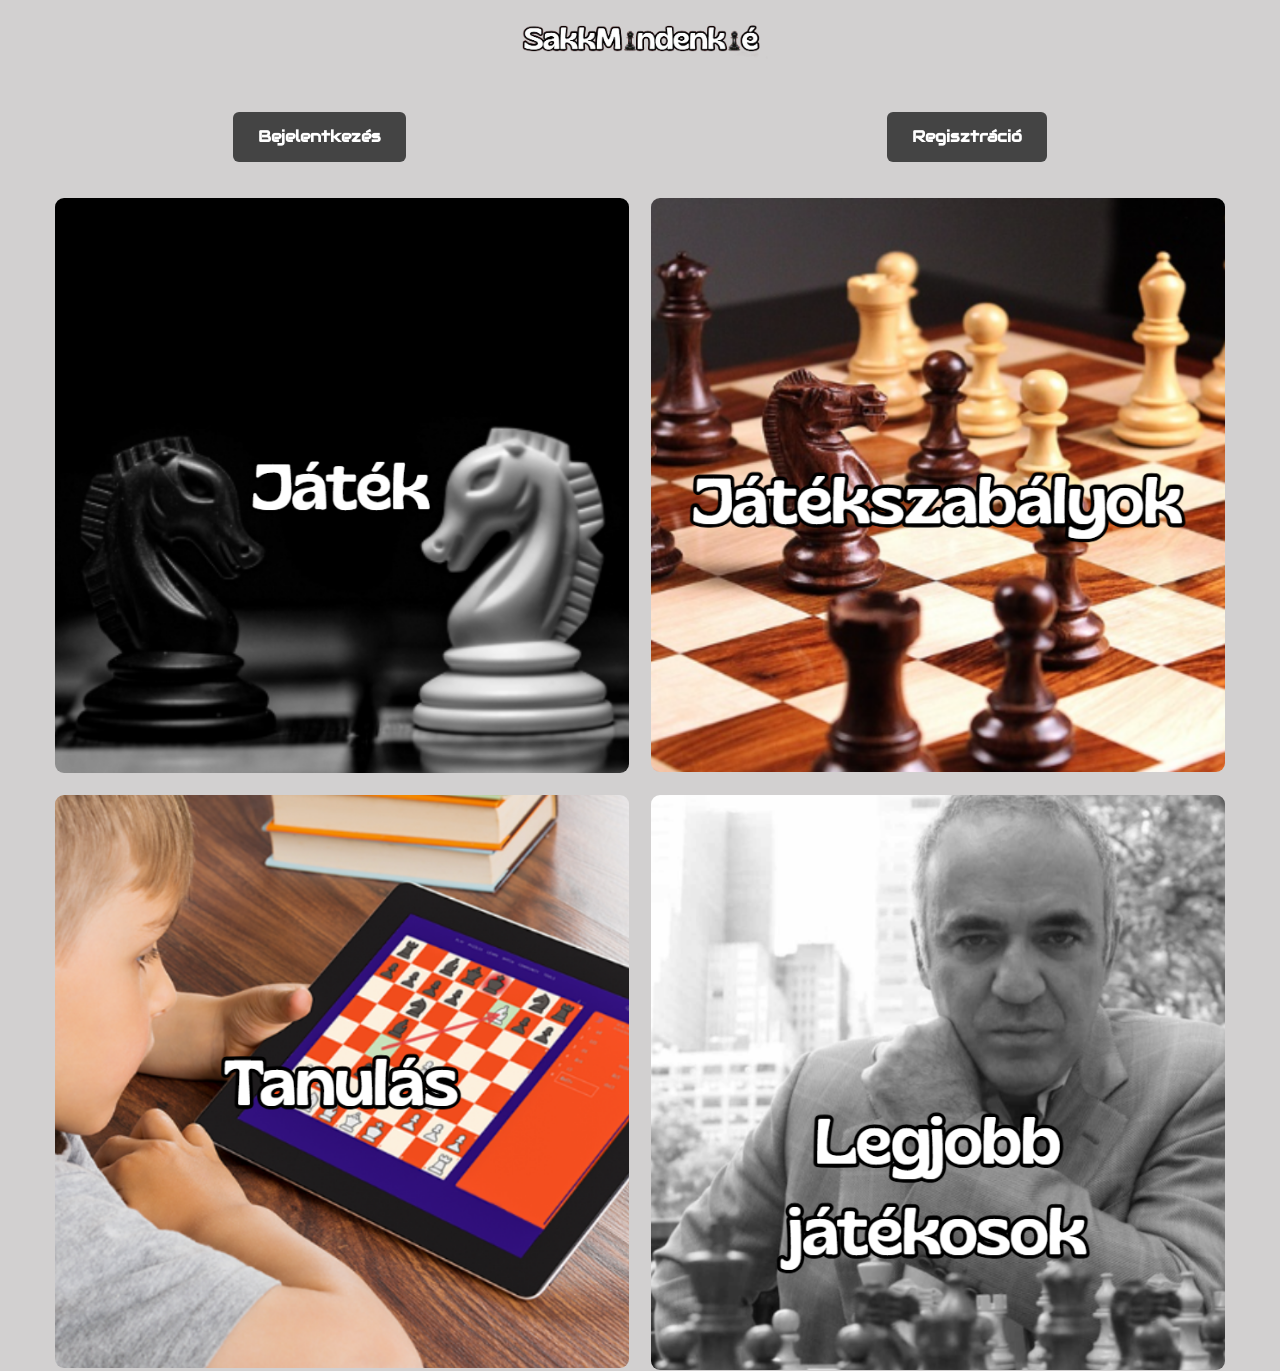
<file: index.html>
<!DOCTYPE html>
<html lang="hu">
<head>
    <meta charset="UTF-8">
    <meta name="viewport" content="width=device-width, initial-scale=1.0">
    <title>Kezdőlap</title>
    <meta name="description" content="A SakkMindenkié weboldal kezdőlapja, ahol elérheted a játékot, szabályokat, tanulási anyagokat és a legjobb játékosokat.">
    <meta name="author" content="EXNGOK">
    <link rel="stylesheet" href="css/sakkoldal.css">
    <link rel="icon" type="image/x-icon" href="media/favicon.ico">
</head>
<body>
    <header class="logo">
        <a href="jatek.html"> <img src="media/logo.png" alt="SakkMindenkié"></a>
    </header>
    

    <!-- Login / Regisztráció gombok -->
    <div class="top-buttons" style="display:flex; justify-content:center; gap:15px; flex-wrap:wrap; margin:15px 0;">
        <a href="login.html" class="btn-home">Bejelentkezés</a>
        <a href="regisztracio.html" class="btn-home">Regisztráció</a>
    </div>

    <!-- Menü -->
    <nav>
        <ul class="menu">
            <li>
                <a href="jatek.html">
                    <img src="media/jatek.png" alt="Játék">
                </a>
            </li>
            <li>
                <a href="jatekszabalyok.html">
                    <img src="media/jatekszabalyok.png" alt="Játék Szabályok">
                </a>
            </li>
            <li>
                <a href="tanulas.html">
                    <img src="media/tanulas.png" alt="Tanulás">
                </a>
            </li>
            <li>
                <a href="legjobbjatekosok.html">
                    <img src="media/legjobbjatekosok.png" alt="Legjobb játékosok">
                </a>
            </li>
        </ul>
    </nav>
</body>
</html>
</file>
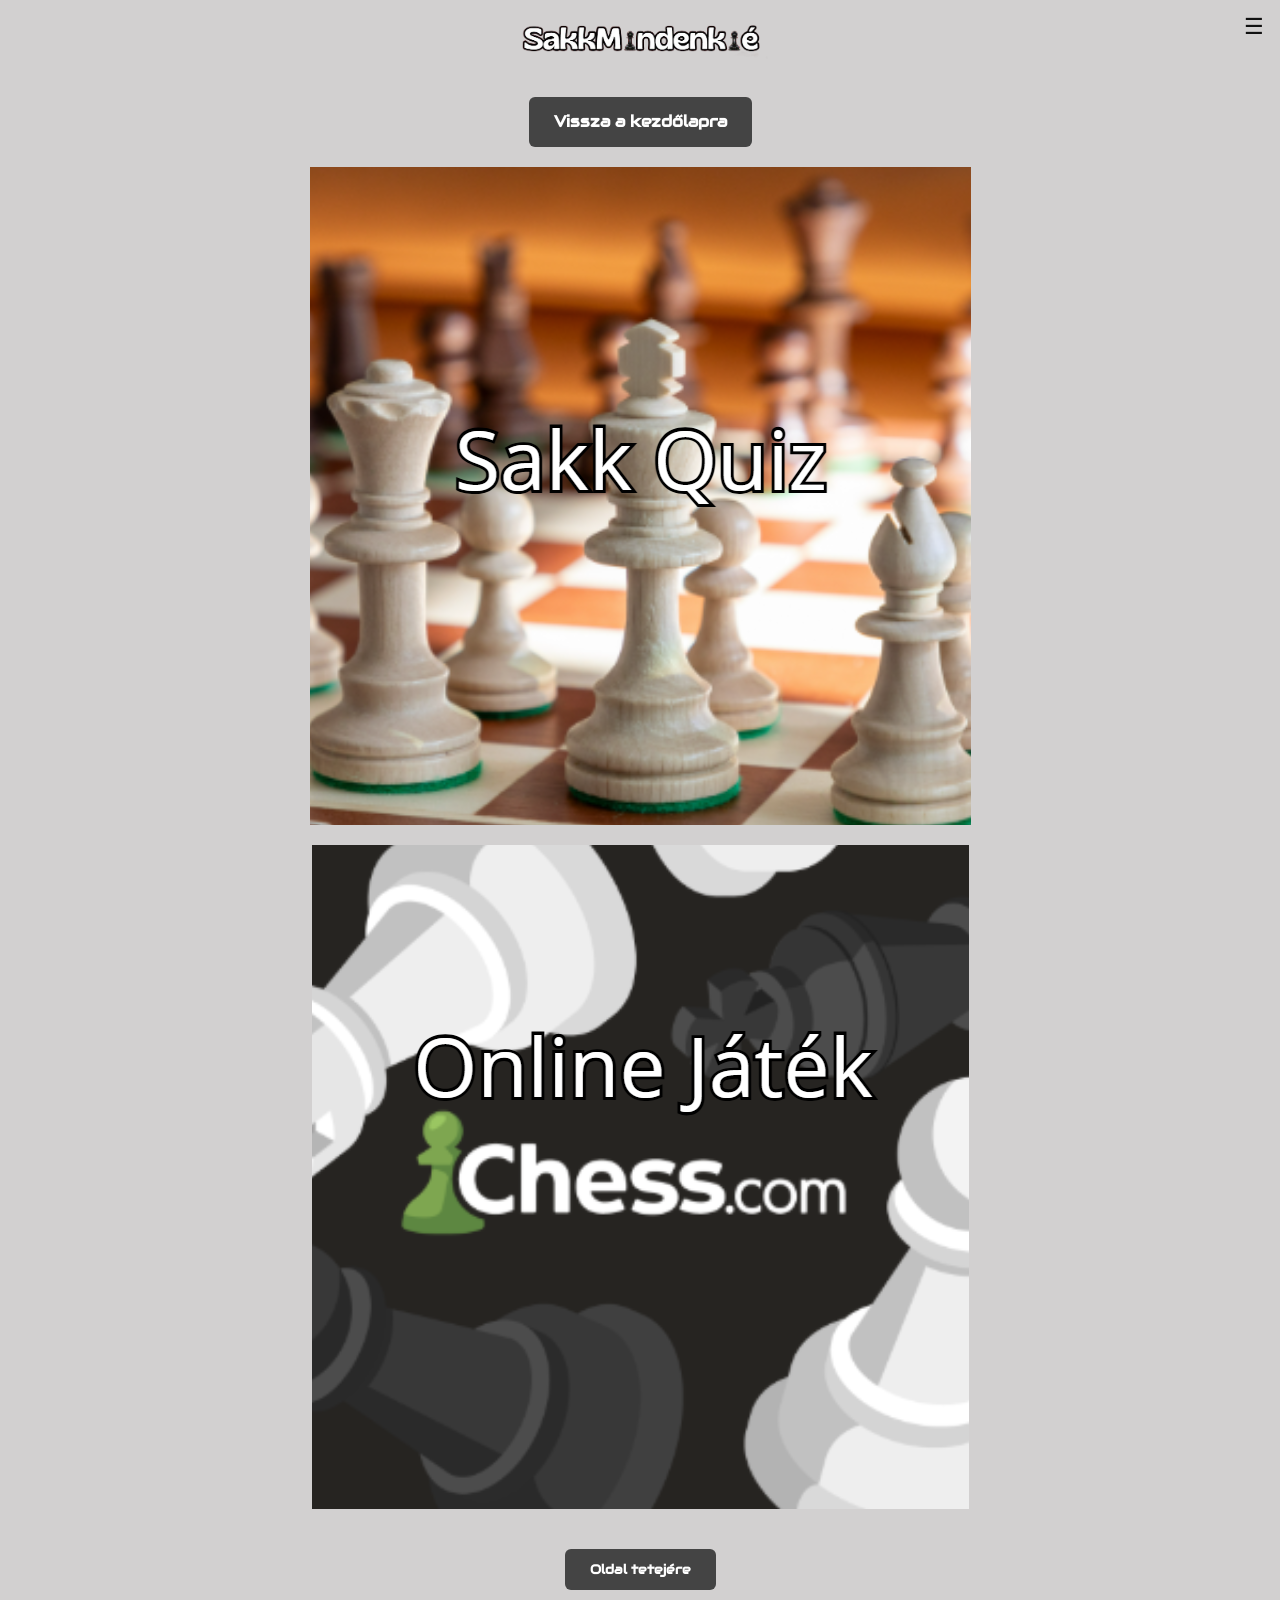
<file: jatek.html>
<!DOCTYPE html>
<html lang="hu">
<head>
    <meta charset="UTF-8">
    <meta name="viewport" content="width=device-width, initial-scale=1.0">
    <title>Játék menü</title>
    <meta name="description" content="A SakkMindenkié weboldal játékmenüje, ahol elérheted a kvízt és az online játék lehetőségét.">
    <meta name="author" content="EXNGOK">
    <link rel="stylesheet" href="css/sakkoldal.css">
    <link rel="icon" type="image/x-icon" href="media/favicon.ico">
    
</head>
<body>

<header class="logo">
    <a href="jatek.html"><img src="media/logo.png" alt="SakkMindenkié"></a>

    <!-- Hamburger (jobb felső sarok) -->
    <div class="header-actions">
        
        <div class="hamburger-container">
            <button id="hamburgerBtn" class="hamburger-btn" aria-label="Menü">&#9776;</button>

            <nav id="hamburgerMenu" class="hamburger-menu" aria-hidden="true">
                <ul>
                    <li><a href="tanulas.html">Tanulás</a></li>
                    <li><a href="jatekszabalyok.html">Játékszabályok</a></li>
                    <li><a href="legjobbjatekosok.html">Legjobb játékos</a></li>
                    <li><a href="login.html">Bejelentkezés</a></li>
                    <li><a href="regisztracio.html">Regisztráció</a></li>
                </ul>
            </nav>
        </div>
    </div>
</header>

<a href="index.html" class="btn-home">Vissza a kezdőlapra</a>

<div class="menu-image-container">

    <a href="quiz.html">
        <img src="media/quiz.png" alt="Quiz" class="menu-image">
    </a>

    <a href="https://www.chess.com/play/online" target="_blank">
        <img src="media/onlinejatek.png" alt="Online játék" class="menu-image">
    </a>

    <button class="btn-top" onclick="window.scrollTo({ top: 0, behavior: 'smooth' });">
    Oldal tetejére
</button>
</div>

<script src="js/hamburger.js"></script>

</body>
</html>
</file>
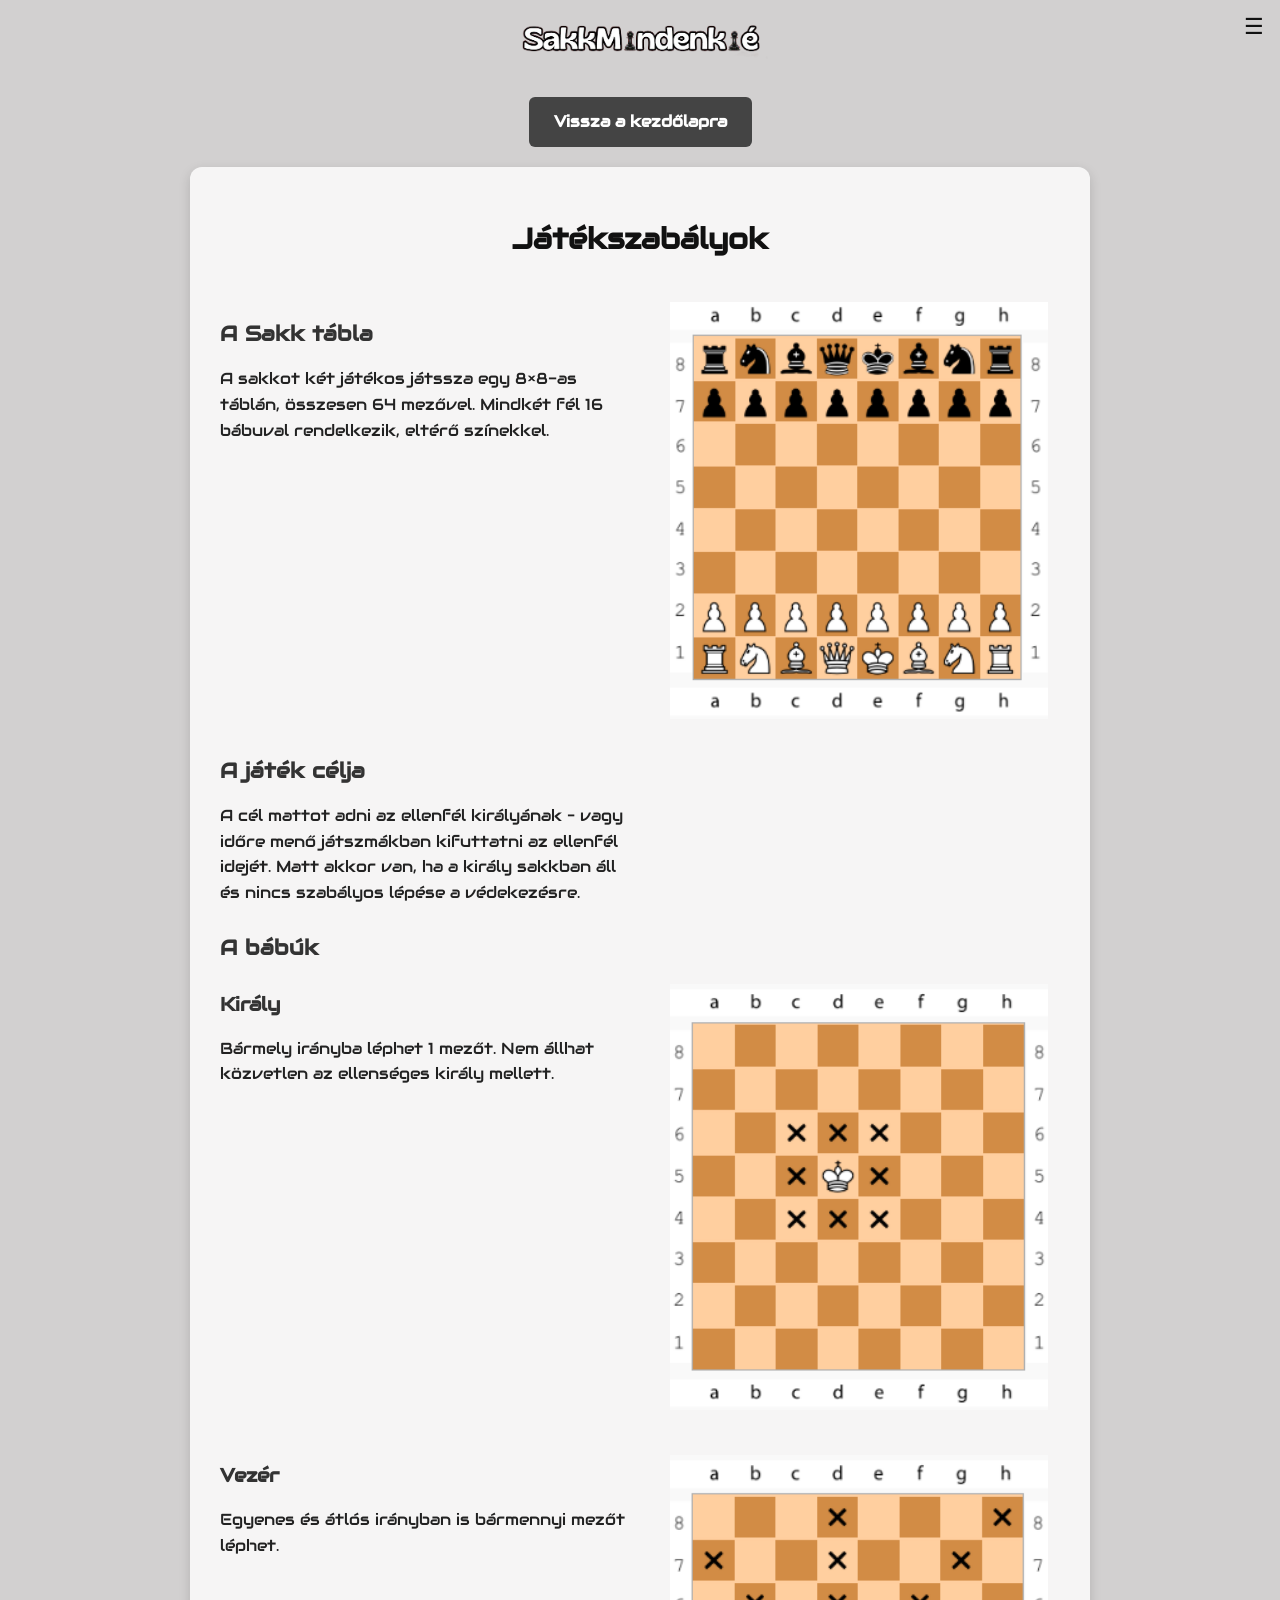
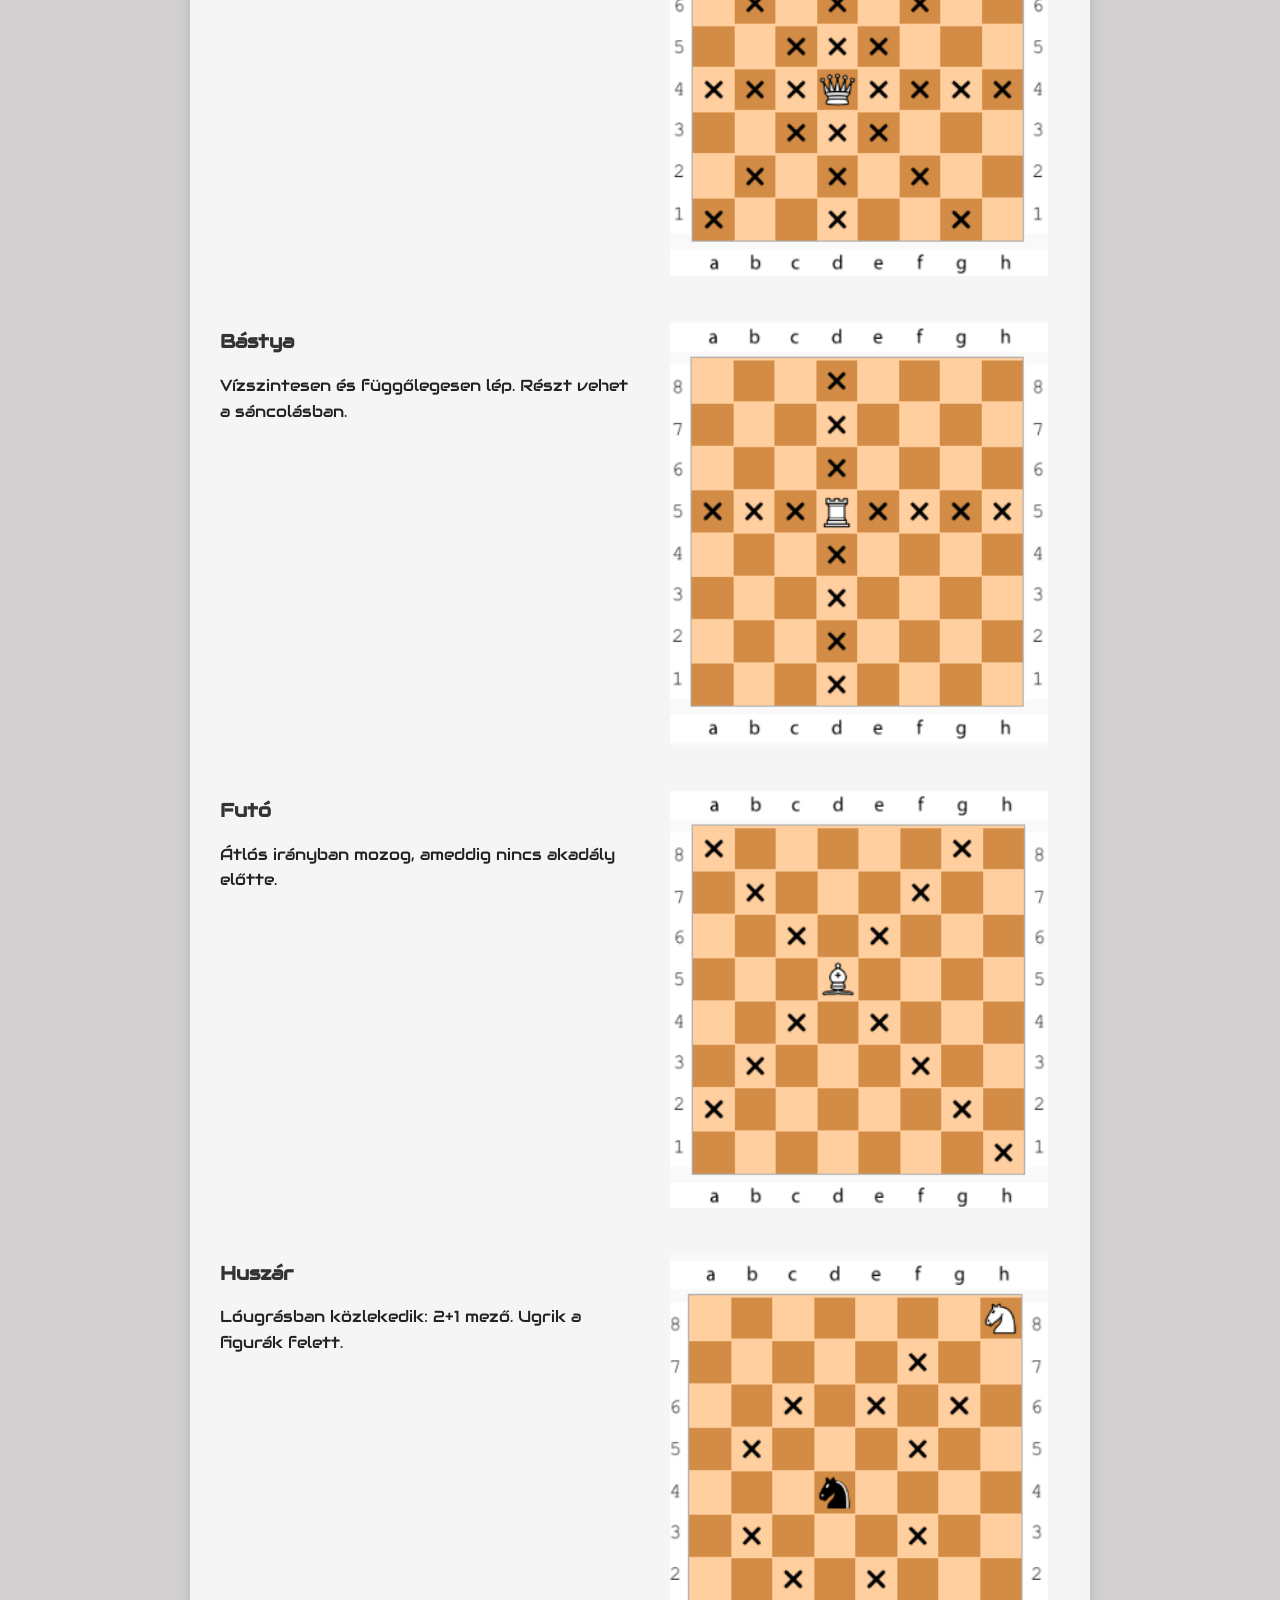
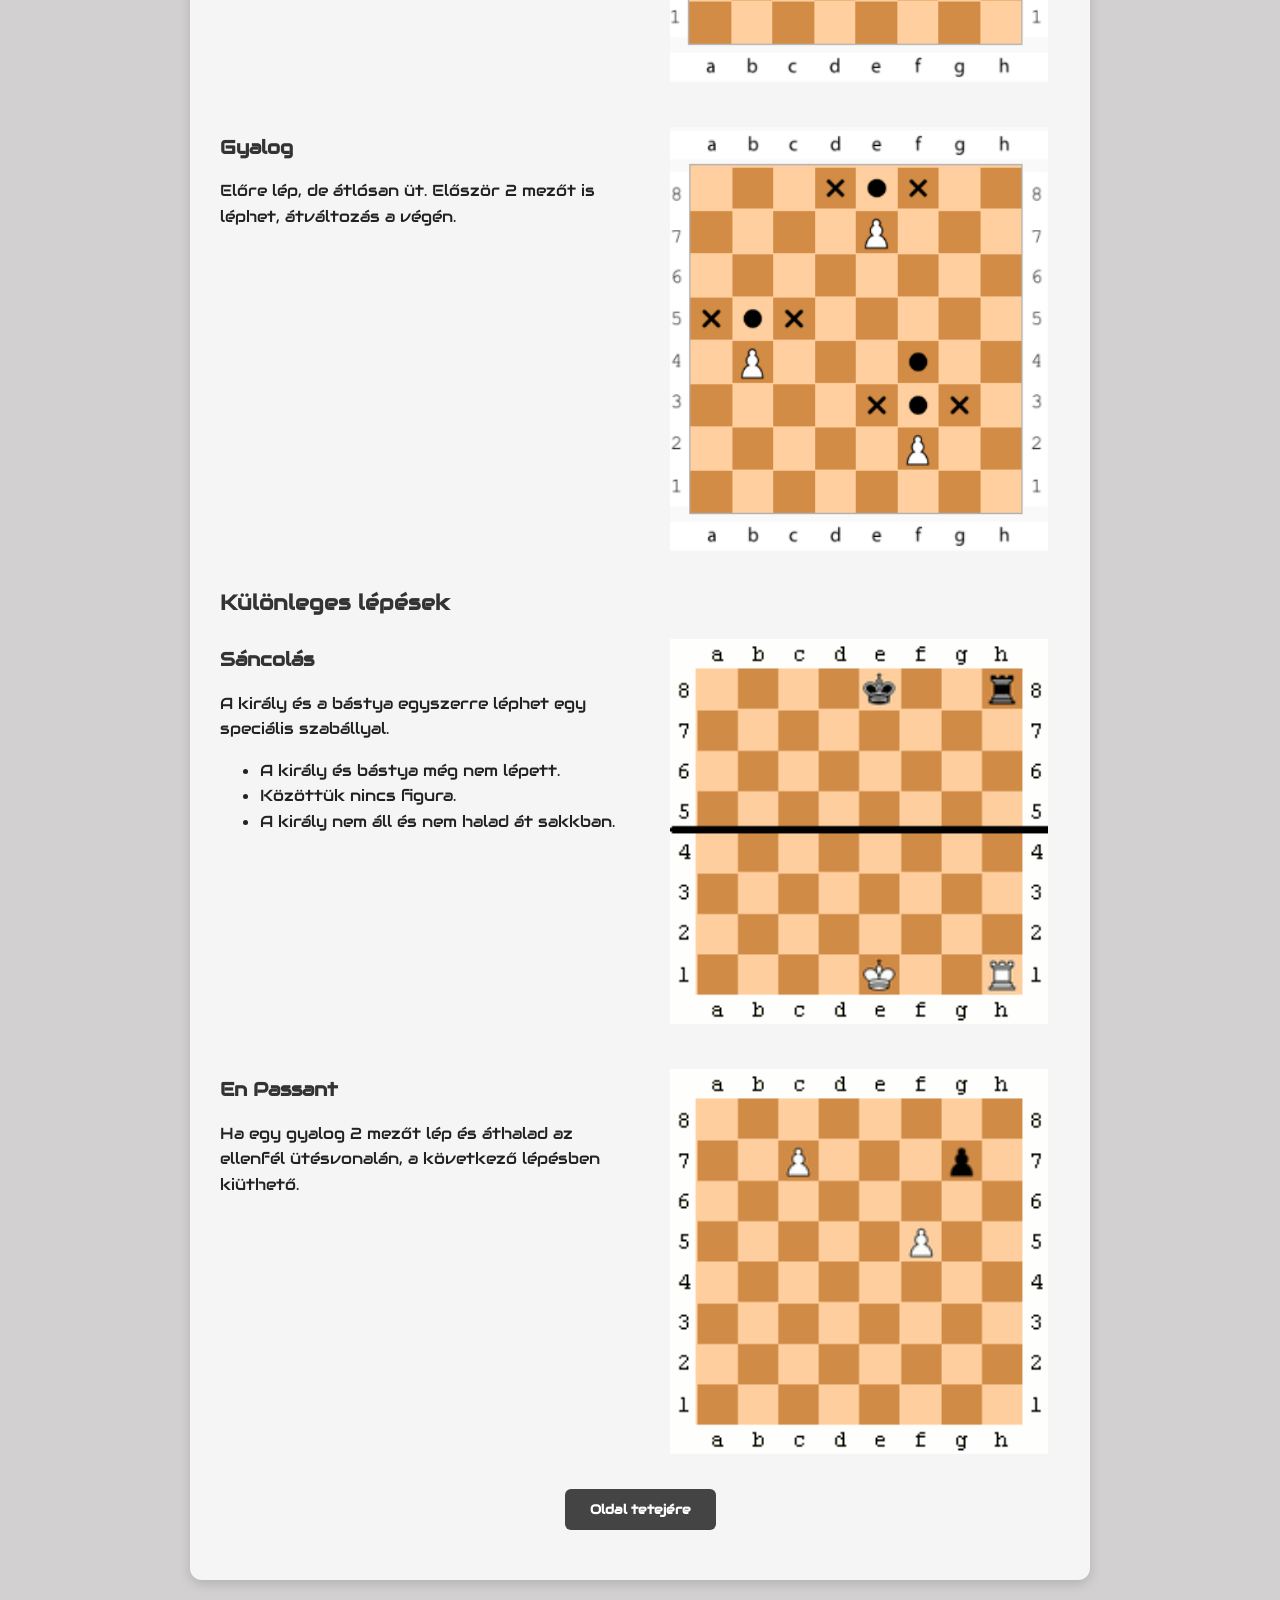
<file: jatekszabalyok.html>
<!DOCTYPE html>
<html lang="hu">
<head>
    <meta charset="UTF-8">
    <meta name="viewport" content="width=device-width, initial-scale=1.0">
    <title>Játékszabályok</title>
    <meta name="description" content="A sakk játék alapvető szabályai és bábui.">
    <meta name="author" content="EXNGOK">
    <link rel="stylesheet" href="css/sakkoldal.css">
    <link rel="icon" type="image/x-icon" href="media/favicon.ico">
</head>
<body>

<header class="logo">
    <a href="jatek.html"><img src="media/logo.png" alt="SakkMindenkié"></a>

    <!-- Hamburger (jobb felső sarok) -->
    <div class="header-actions">
        
        <div class="hamburger-container">
            <button id="hamburgerBtn" class="hamburger-btn" aria-label="Menü">&#9776;</button>

            <nav id="hamburgerMenu" class="hamburger-menu" aria-hidden="true">
                <ul>
                    <li><a href="jatek.html">Játék</a></li>
                    <li><a href="tanulas.html">Tanulás</a></li>
                    <li><a href="legjobbjatekosok.html">Legjobb játékos</a></li>
                    <li><a href="login.html">Bejelentkezés</a></li>
                    <li><a href="regisztracio.html">Regisztráció</a></li>
                </ul>
            </nav>
        </div>
    </div>
</header>

<a href="index.html" class="btn-home">Vissza a kezdőlapra</a>

<main class="chess-container">
    <h1 class="page-title">Játékszabályok</h1>

    <!-- A tábla -->
    <div class="rule-block-left">
        <div class="rule-text">
            <h2 class="section-title">A Sakk tábla</h2>
            <p>
                A sakkot két játékos játssza egy 8×8-as táblán, összesen 64 mezővel.
                Mindkét fél 16 bábuval rendelkezik, eltérő színekkel.
            </p>
        </div>
        <img class="rule-img" src="media/tabla.png" alt="tabla">
    </div>

    <!-- A játék célja -->
    <div class="rule-block">
        <div class="rule-text">
            <h2 class="section-title">A játék célja</h2>
            <p>
                A cél mattot adni az ellenfél királyának – vagy időre menő játszmákban
                kifuttatni az ellenfél idejét. Matt akkor van, ha a király sakkban áll és nincs
                szabályos lépése a védekezésre.
            </p>
        </div>
    </div>

    <!-- Bábuk -->
    <h2 class="section-title">A bábúk</h2>

    <!-- Király -->
    <div class="rule-block-left">
        <div class="rule-text">
            <h3 class="piece-title">Király</h3>
            <p>Bármely irányba léphet 1 mezőt. Nem állhat közvetlen az ellenséges király mellett.</p>
        </div>
        <img class="rule-img" src="media/kiraly.png" alt="király">
    </div>

    <!-- Vezér -->
    <div class="rule-block-left">
        <div class="rule-text">
            <h3 class="piece-title">Vezér</h3>
            <p>Egyenes és átlós irányban is bármennyi mezőt léphet.</p>
        </div>
        <img class="rule-img" src="media/vezer.png" alt="vezér">
    </div>

    <!-- Bástya -->
    <div class="rule-block-left">
        <div class="rule-text">
            <h3 class="piece-title">Bástya</h3>
            <p>Vízszintesen és függőlegesen lép. Részt vehet a sáncolásban.</p>
        </div>
        <img class="rule-img" src="media/bastya.png" alt="bástya">
    </div>

    <!-- Futó -->
    <div class="rule-block-left">
        <div class="rule-text">
            <h3 class="piece-title">Futó</h3>
            <p>Átlós irányban mozog, ameddig nincs akadály előtte.</p>
        </div>
        <img class="rule-img" src="media/futo.png" alt="futó">
    </div>

    <!-- Huszár -->
    <div class="rule-block-left">
        <div class="rule-text">
            <h3 class="piece-title">Huszár</h3>
            <p>Lóugrásban közlekedik: 2+1 mező. Ugrik a figurák felett.</p>
        </div>
        <img class="rule-img" src="media/huszar.png" alt="huszár">
    </div>

    <!-- Gyalog -->
    <div class="rule-block-left">
        <div class="rule-text">
            <h3 class="piece-title">Gyalog</h3>
            <p>Előre lép, de átlósan üt. Először 2 mezőt is léphet, átváltozás a végén.</p>
        </div>
        <img class="rule-img" src="media/gyalog.png" alt="gyalog">
    </div>

    <!-- Sáncolás -->
    <h2 class="section-title">Különleges lépések</h2>

    <div class="rule-block-left">
        <div class="rule-text">
            <h3 class="special-title">Sáncolás</h3>
            <p>A király és a bástya egyszerre léphet egy speciális szabállyal.</p>
            <ul>
                <li>A király és bástya még nem lépett.</li>
                <li>Közöttük nincs figura.</li>
                <li>A király nem áll és nem halad át sakkban.</li>
            </ul>
        </div>
        <img class="rule-img" src="media/sancolas.gif" alt="sáncolás">
    </div>

    <!-- En passant -->
    <div class="rule-block-left">
        <div class="rule-text">
            <h3 class="special-title">En Passant</h3>
            <p>Ha egy gyalog 2 mezőt lép és áthalad az ellenfél ütésvonalán,
               a következő lépésben kiüthető.</p>
        </div>
        <img class="rule-img" src="media/enpassant.gif" alt="en passant">
    </div>

<button class="btn-top" onclick="window.scrollTo({ top: 0, behavior: 'smooth' });">
    Oldal tetejére
</button>

</main>

<script src="js/hamburger.js"></script>

</body>
</html>
</file>
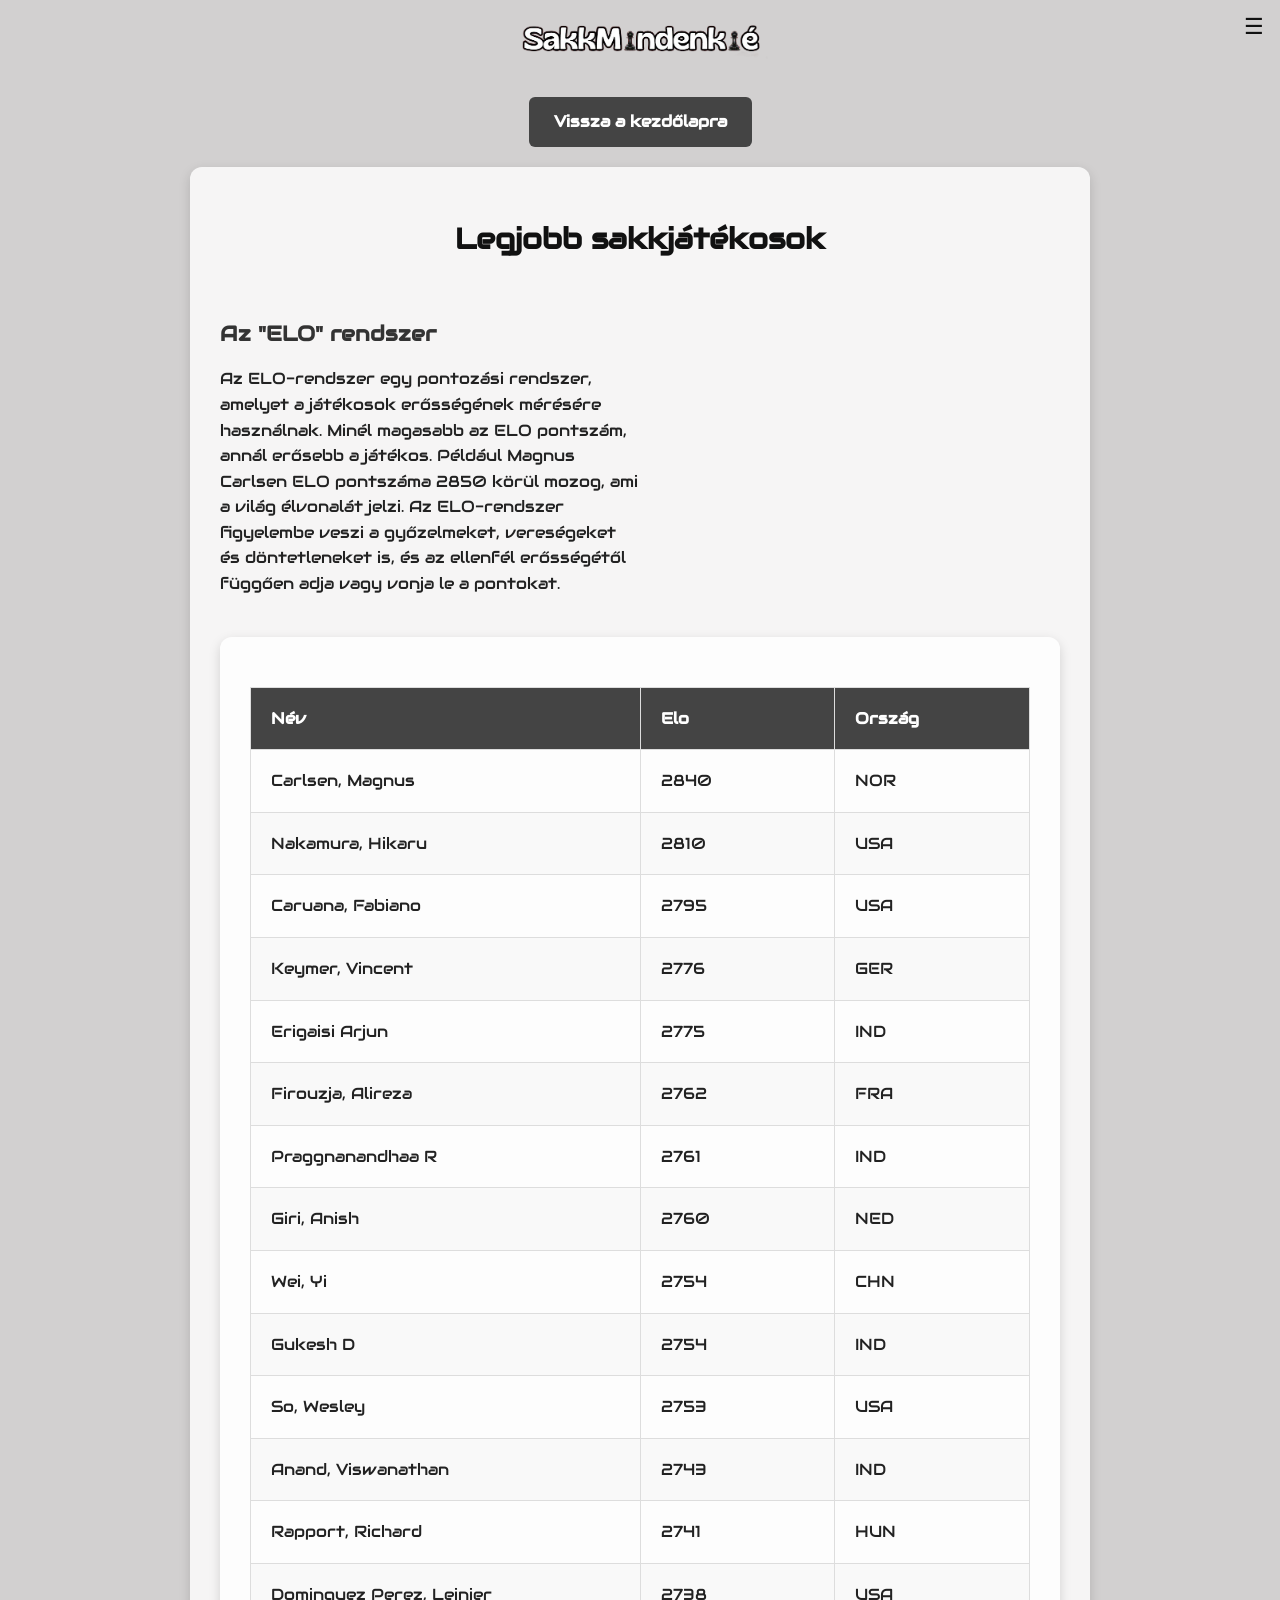
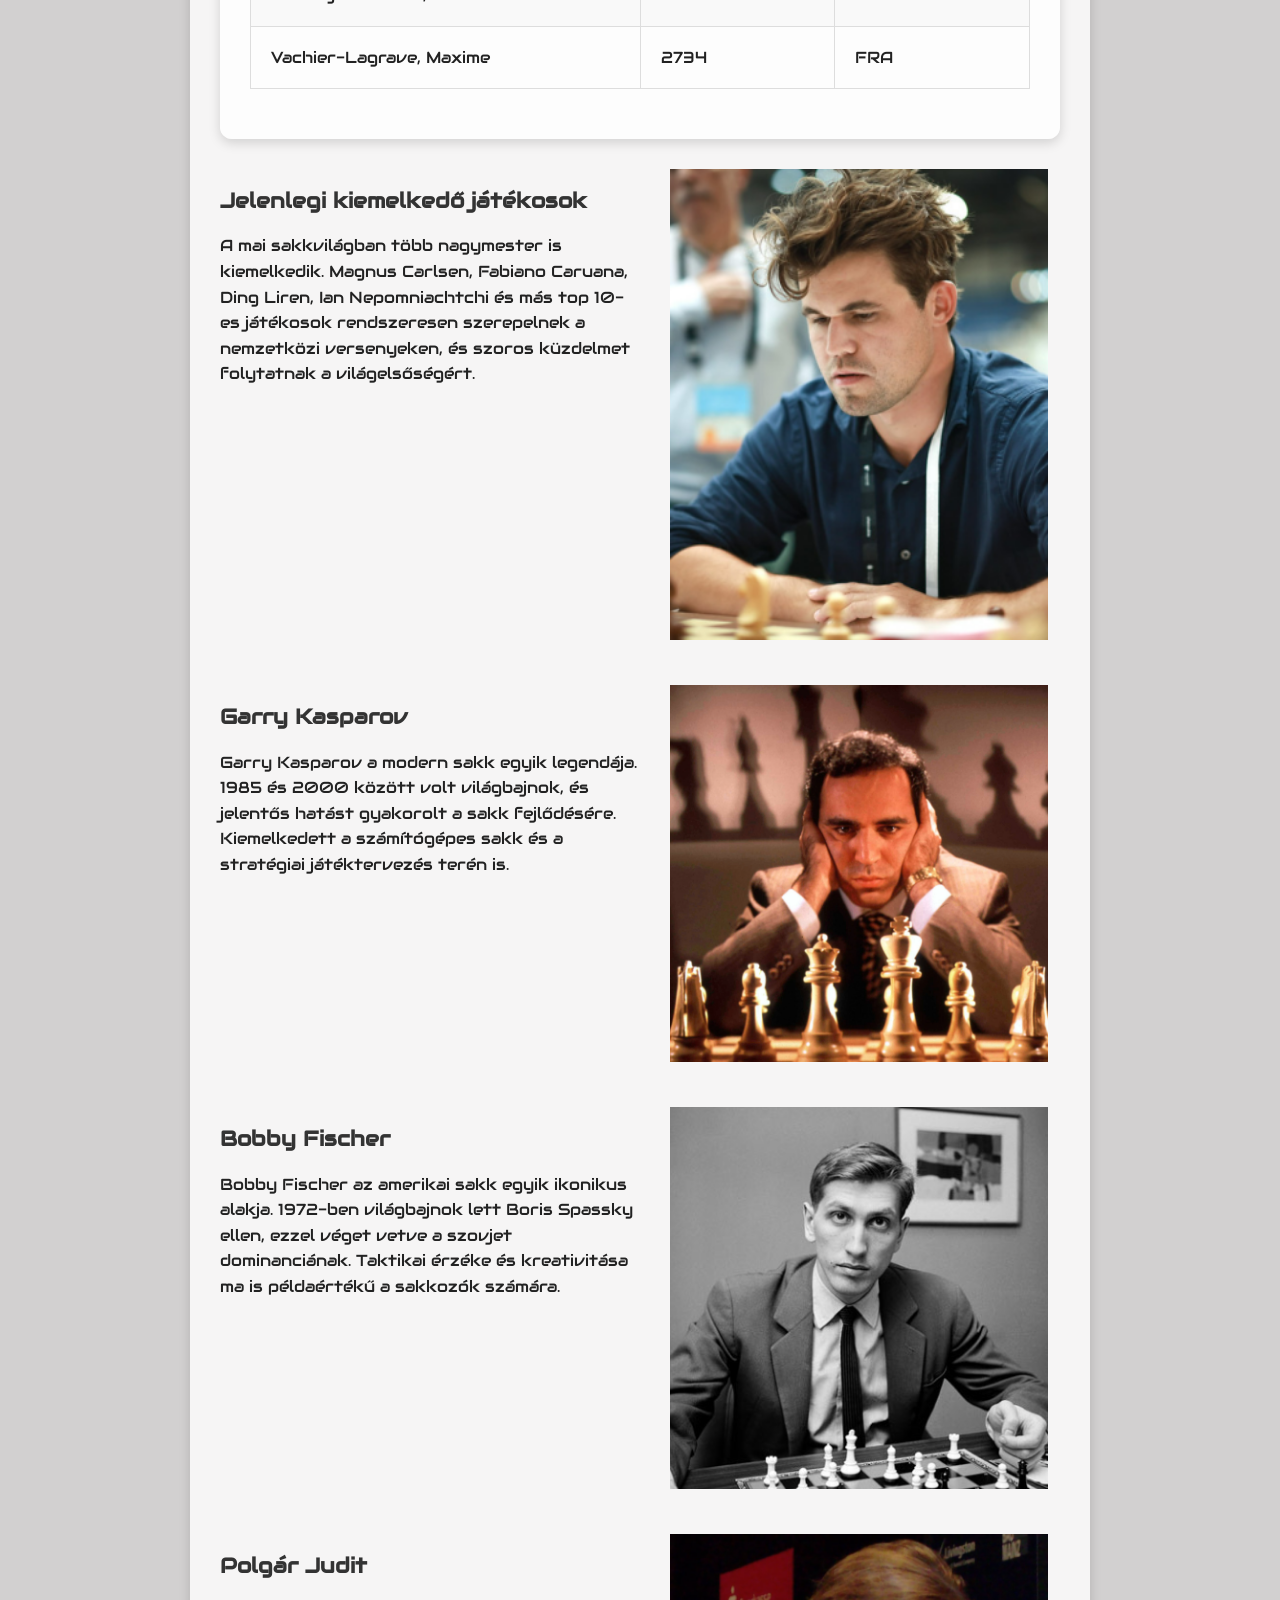
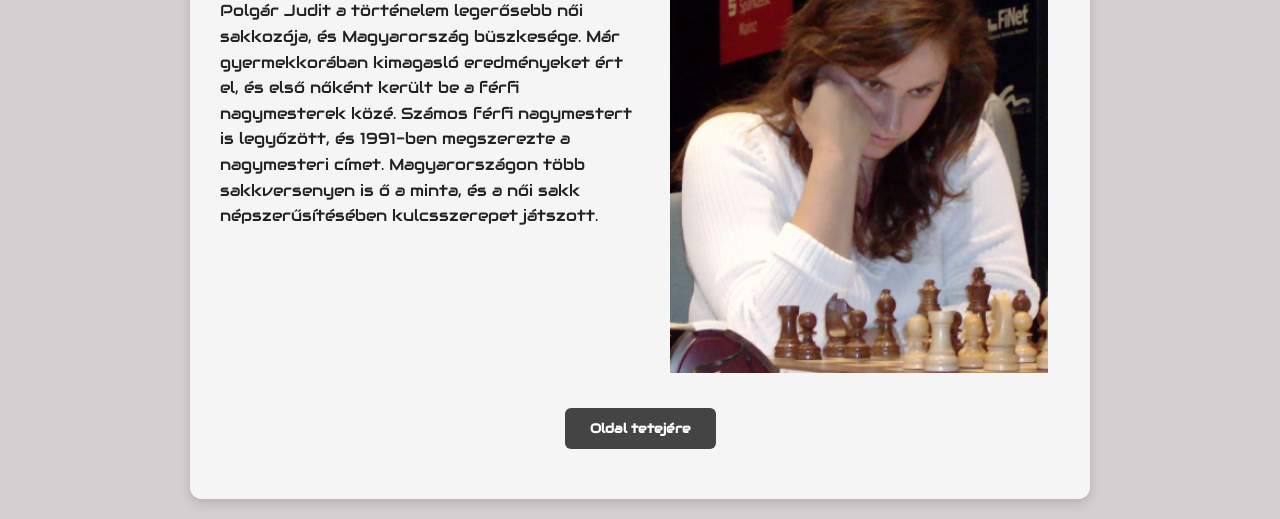
<file: legjobbjatekosok.html>
<!DOCTYPE html>
<html lang="hu">
<head>
    <meta charset="UTF-8">
    <meta name="viewport" content="width=device-width, initial-scale=1.0">
    <title>Legjobb játékosok</title>
    <meta name="description" content="Ismerd meg a legjobb sakkjátékosokat és az ELO rendszert.">
    <meta name="author" content="EXNGOK">
    <link rel="stylesheet" href="css/sakkoldal.css">
    <link rel="icon" type="image/x-icon" href="media/favicon.ico">
</head>
<body>

<header class="logo">
    <a href="jatek.html"><img src="media/logo.png" alt="SakkMindenkié"></a>

    <!-- Hamburger (jobb felső sarok) -->
    <div class="header-actions">
        
        <div class="hamburger-container">
            <button id="hamburgerBtn" class="hamburger-btn" aria-label="Menü">&#9776;</button>

            <nav id="hamburgerMenu" class="hamburger-menu" aria-hidden="true">
                <ul>
                    <li><a href="jatek.html">Játék</a></li>
                    <li><a href="tanulas.html">Tanulás</a></li>
                    <li><a href="jatekszabalyok.html">Játékszabályok</a></li>
                    <li><a href="login.html">Bejelentkezés</a></li>
                    <li><a href="regisztracio.html">Regisztráció</a></li>
                </ul>
            </nav>
        </div>
    </div>
</header>

<a href="index.html" class="btn-home">Vissza a kezdőlapra</a>

<main class="chess-container">
    <h1 class="page-title">Legjobb sakkjátékosok</h1>

    <!-- Jelenlegi ELO lista -->
    <div class="rule-block-left">
        <div class="rule-text">
            <h2 class="section-title">Az "ELO" rendszer</h2>
            <p class="section-text">
                Az ELO-rendszer egy pontozási rendszer, amelyet a játékosok erősségének mérésére használnak. 
                Minél magasabb az ELO pontszám, annál erősebb a játékos.  
                Például Magnus Carlsen ELO pontszáma 2850 körül mozog, ami a világ élvonalát jelzi.  
                Az ELO-rendszer figyelembe veszi a győzelmeket, vereségeket és döntetleneket is, és az ellenfél 
                erősségétől függően adja vagy vonja le a pontokat.
            </p>
        </div>
    </div>

    <!-- Jelenlegi ELO lista táblázat -->
    <div class="chess-container">
    <table class="chess-table-resp">
        <thead>
            <tr>
                <th class="chess-name-col">Név</th>
                <th class="chess-elo-col">Elo</th>
                <th class="chess-country-col">Ország</th>
            </tr>
        </thead>
        <tbody>
            <tr>
                <td data-label="Név">Carlsen, Magnus</td>
                <td data-label="Elo">2840</td>
                <td data-label="Ország">NOR</td>
            </tr>
            <tr>
                <td data-label="Név">Nakamura, Hikaru</td>
                <td data-label="Elo">2810</td>
                <td data-label="Ország">USA</td>
            </tr>
            <tr>
                <td data-label="Név">Caruana, Fabiano</td>
                <td data-label="Elo">2795</td>
                <td data-label="Ország">USA</td>
            </tr>
            <tr>
                <td data-label="Név">Keymer, Vincent</td>
                <td data-label="Elo">2776</td>
                <td data-label="Ország">GER</td>
            </tr>
            <tr>
                <td data-label="Név">Erigaisi Arjun</td>
                <td data-label="Elo">2775</td>
                <td data-label="Ország">IND</td>
            </tr>
            <tr>
                <td data-label="Név">Firouzja, Alireza</td>
                <td data-label="Elo">2762</td>
                <td data-label="Ország">FRA</td>
            </tr>
            <tr>
                <td data-label="Név">Praggnanandhaa R</td>
                <td data-label="Elo">2761</td>
                <td data-label="Ország">IND</td>
            </tr>
            <tr>
                <td data-label="Név">Giri, Anish</td>
                <td data-label="Elo">2760</td>
                <td data-label="Ország">NED</td>
            </tr>
            <tr>
                <td data-label="Név">Wei, Yi</td>
                <td data-label="Elo">2754</td>
                <td data-label="Ország">CHN</td>
            </tr>
            <tr>
                <td data-label="Név">Gukesh D</td>
                <td data-label="Elo">2754</td>
                <td data-label="Ország">IND</td>
            </tr>
            <tr>
                <td data-label="Név">So, Wesley</td>
                <td data-label="Elo">2753</td>
                <td data-label="Ország">USA</td>
            </tr>
            <tr>
                <td data-label="Név">Anand, Viswanathan</td>
                <td data-label="Elo">2743</td>
                <td data-label="Ország">IND</td>
            </tr>
            <tr>
                <td data-label="Név">Rapport, Richard</td>
                <td data-label="Elo">2741</td>
                <td data-label="Ország">HUN</td>
            </tr>
            <tr>
                <td data-label="Név">Dominguez Perez, Leinier</td>
                <td data-label="Elo">2738</td>
                <td data-label="Ország">USA</td>
            </tr>
            <tr>
                <td data-label="Név">Vachier-Lagrave, Maxime</td>
                <td data-label="Elo">2734</td>
                <td data-label="Ország">FRA</td>
            </tr>
        </tbody>
    </table>
</div>


    <!-- Egyéb jelenlegi kiemelkedő játékosok -->
    <div class="rule-block-left">
        <div class="rule-text">
            <h2 class="section-title">Jelenlegi kiemelkedő játékosok</h2>
            <p class="section-text">
                A mai sakkvilágban több nagymester is kiemelkedik.  
                Magnus Carlsen, Fabiano Caruana, Ding Liren, Ian Nepomniachtchi és más top 10-es játékosok rendszeresen szerepelnek 
                a nemzetközi versenyeken, és szoros küzdelmet folytatnak a világelsőségért.
            </p>
        </div>
        <img class="rule-img" src="media/magnuscarlsen.png" alt="Magnus Carlsen">
    </div>

    <!-- Garry Kasparov -->
    <div class="rule-block-left">
        <div class="rule-text">
            <h2 class="section-title">Garry Kasparov</h2>
            <p class="section-text">
                Garry Kasparov a modern sakk egyik legendája.  
                1985 és 2000 között volt világbajnok, és jelentős hatást gyakorolt a sakk fejlődésére.  
                Kiemelkedett a számítógépes sakk és a stratégiai játéktervezés terén is.
            </p>
        </div>
        <img class="rule-img" src="media/garrykasparov.png" alt="Garry Kasparov">
    </div>

    <!-- Bobby Fischer -->
    <div class="rule-block-left">
        <div class="rule-text">
            <h2 class="section-title">Bobby Fischer</h2>
            <p class="section-text">
                Bobby Fischer az amerikai sakk egyik ikonikus alakja.  
                1972-ben világbajnok lett Boris Spassky ellen, ezzel véget vetve a szovjet dominanciának.  
                Taktikai érzéke és kreativitása ma is példaértékű a sakkozók számára.
            </p>
        </div>
        <img class="rule-img" src="media/bobbyfischer.png" alt="Bobby Fischer">
    </div>

    <!-- Polgár Judit -->
    <div class="rule-block-left">
        <div class="rule-text">
            <h2 class="section-title">Polgár Judit</h2>
            <p class="section-text">
                Polgár Judit a történelem legerősebb női sakkozója, és Magyarország büszkesége.  
                Már gyermekkorában kimagasló eredményeket ért el, és első nőként került be a férfi nagymesterek közé.  
                Számos férfi nagymestert is legyőzött, és 1991-ben megszerezte a nagymesteri címet.  
                Magyarországon több sakkversenyen is ő a minta, és a női sakk népszerűsítésében kulcsszerepet játszott.
            </p>
        </div>
        <img class="rule-img" src="media/polgarjudit.png" alt="Polgár Judit">
    </div>

<button class="btn-top" onclick="window.scrollTo({ top: 0, behavior: 'smooth' });">
    Oldal tetejére
</button>

</main>

<script src="js/hamburger.js"></script>
</body>
</html>
</file>
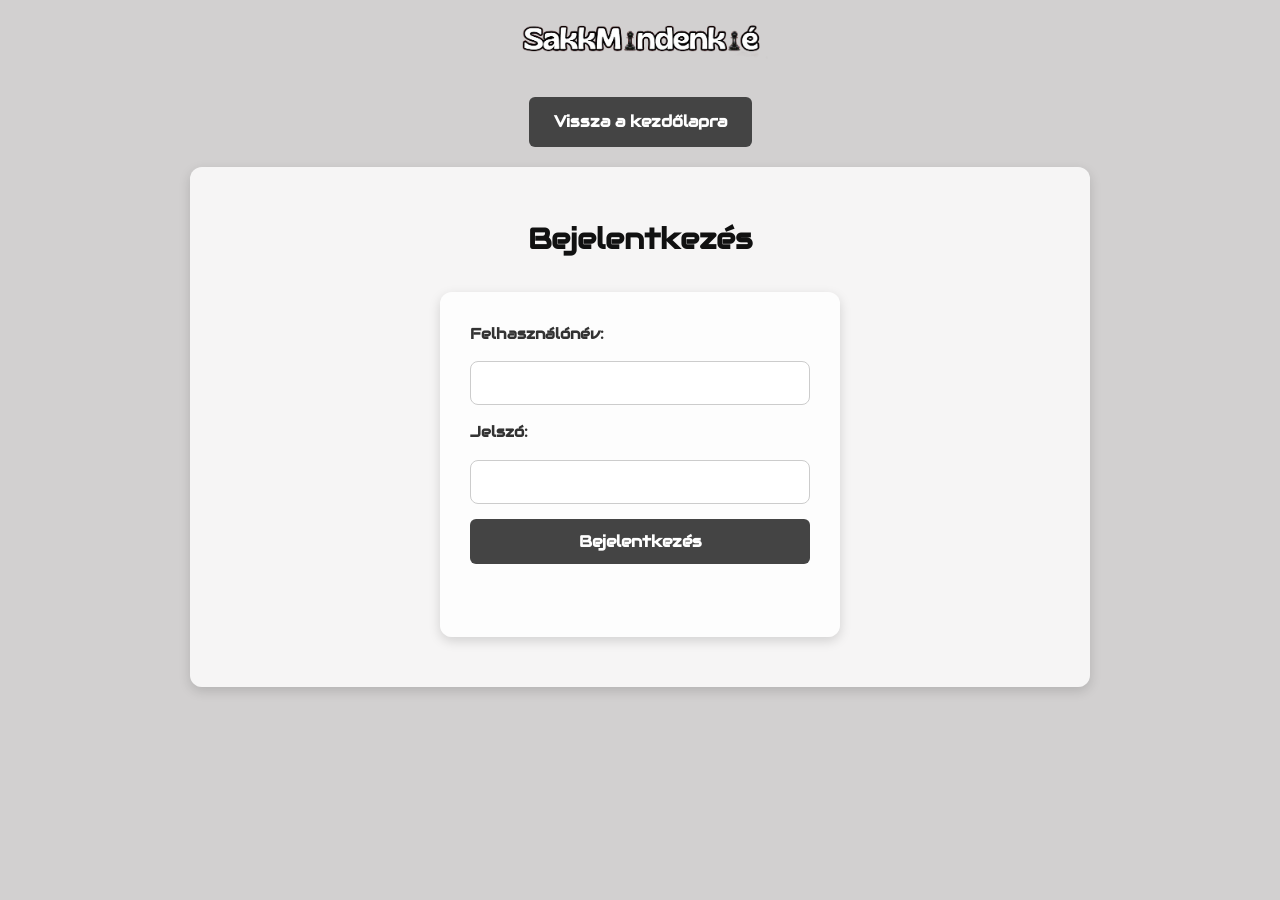
<file: login.html>
<!DOCTYPE html>
<html lang="hu">
<head>
    <meta charset="UTF-8">
    <meta name="viewport" content="width=device-width, initial-scale=1.0">
    <title>Bejelentkezés</title>
    <meta name="description" content="Bejelentkezési űrlap a SakkMindenkié weboldalra.">
    <meta name="author" content="EXNGOK">
    <link rel="stylesheet" href="css/sakkoldal.css">
    <link rel="icon" type="image/x-icon" href="media/favicon.ico">
</head>
<body>

    <header class="logo">
        <a href="jatek.html">
            <img src="media/logo.png" alt="SakkMindenkié">
        </a>
    </header>

    <a href="index.html" class="btn-home">Vissza a kezdőlapra</a>

    <div class="chess-container">
        <h1 class="page-title">Bejelentkezés</h1>

        <form id="loginForm">

            <label for="username">Felhasználónév:</label>
            <input type="text" id="username" name="username">

            <label for="password">Jelszó:</label>
            <input type="password" id="password" name="password">

            <button type="button" id="loginBtn" class="btn">Bejelentkezés</button>

            <p class="message" id="message"></p>
        </form>
    </div>

    <!-- Külső JavaScript -->
    <script src="js/login.js"></script>

</body>
</html>
</file>
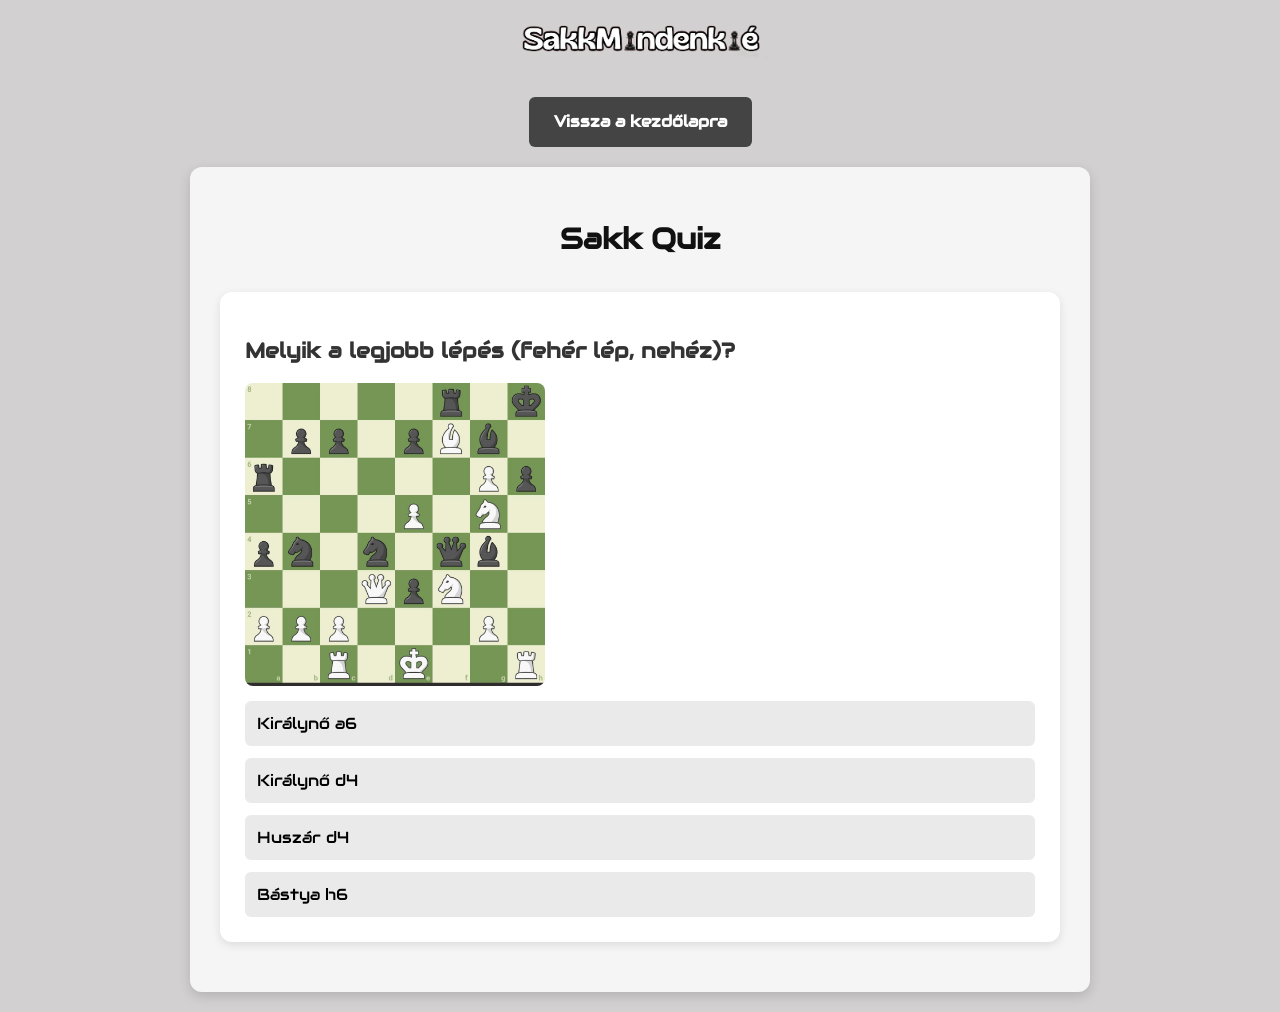
<file: quiz.html>
<!DOCTYPE html>
<html lang="hu">
<head>
    <meta charset="UTF-8">
    <meta name="viewport" content="width=device-width, initial-scale=1.0">
    <title>Sakk Quiz</title>
    <meta name="description" content="Kvíz a sakk alapjairól és szabályairól, hogy teszteld tudásodat.">
    <meta name="author" content="EXNGOK">
    <link rel="stylesheet" href="css/sakkoldal.css">
    <link rel="icon" type="image/x-icon" href="media/favicon.ico">
</head>
<body>

    <header class="logo">
        <a href="jatek.html">
            <img src="media/logo.png" alt="SakkMindenkié">
        </a>
    </header>

   <a href="index.html" class="btn-home">Vissza a kezdőlapra</a>

    <div class="chess-container">

        <h1 class="page-title">Sakk Quiz</h1>

        <div class="quiz-card" id="quiz-box">
            <h2 id="question" class="quiz-question">Kérdés betöltése...</h2>

            <div id="answers" class="answers-container"></div>

            <img id="question-image" class="hidden" alt="Kérdés kép" src="media/quizkonnyu1.jpg">

            <button id="next-btn" class="next-btn hidden">Következő</button>
        </div>

        <div class="quiz-card hidden" id="result-box">
            <h2 class="quiz-result-title">Eredmény</h2>
            <p id="score" class="quiz-score"></p>
            <button class="restart-btn" onclick="location.reload()">Újra</button>
        </div>

    </div>

<script src="js/quiz.js"></script>
</body>
</html>
</file>
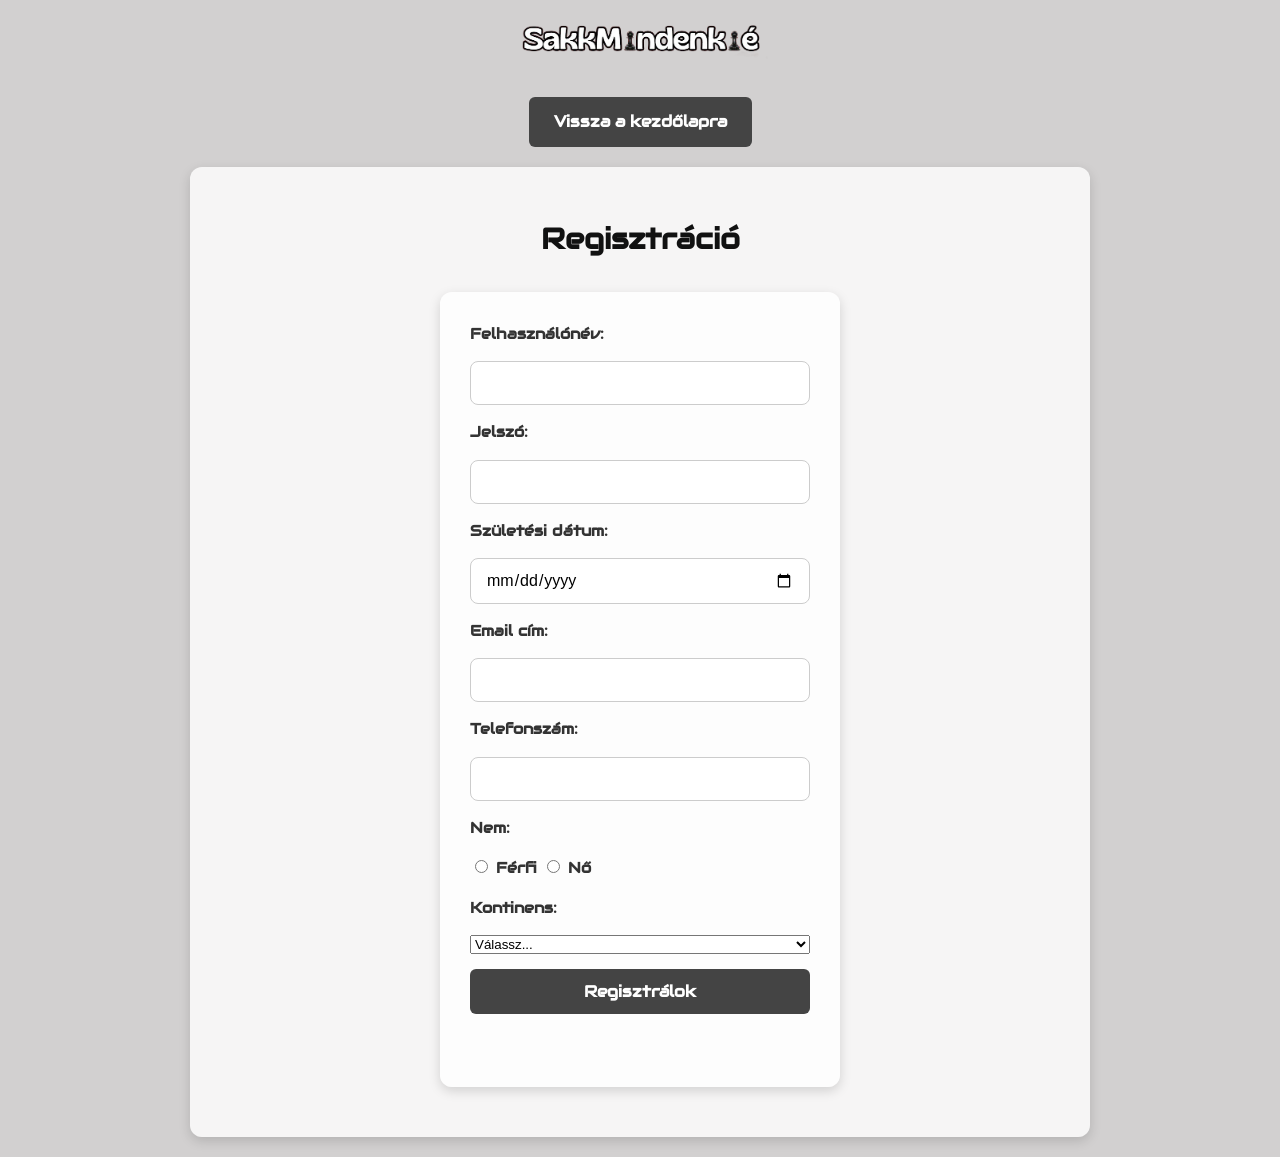
<file: regisztracio.html>
<!DOCTYPE html>
<html lang="hu">
<head>
    <meta charset="UTF-8">
    <meta name="viewport" content="width=device-width, initial-scale=1.0">
    <title>Regisztráció</title>
    <link rel="stylesheet" href="css/sakkoldal.css">
    <link rel="icon" type="image/x-icon" href="media/favicon.ico">
</head>
<body>

<header class="logo">
    <a href="jatek.html">
        <img src="media/logo.png" alt="SakkMindenkié">
    </a>
</header>

<a href="index.html" class="btn-home">Vissza a kezdőlapra</a>

<div class="chess-container">
    <h1 class="page-title">Regisztráció</h1>

    <form id="registerForm">

        <label for="username">Felhasználónév:</label>
        <input type="text" id="username">

        <label for="password">Jelszó:</label>
        <input type="password" id="password">

        <label for="birthdate">Születési dátum:</label>
        <input type="date" id="birthdate">

        <label for="email">Email cím:</label>
        <input type="email" id="email">

        <label for="phone">Telefonszám:</label>
        <input type="text" id="phone">

        <label>Nem:</label>
        <div class="gender-options">
            <label><input type="radio" name="gender" value="ferfi"> Férfi</label>
            <label><input type="radio" name="gender" value="no"> Nő</label>
        </div>

        <label for="continent">Kontinens:</label>
        <select id="continent">
            <option value="">Válassz...</option>
            <option value="europa">Európa</option>
            <option value="amerika">Amerika</option>
            <option value="azsia">Ázsia</option>
            <option value="afrika">Afrika</option>
            <option value="ausztralia">Ausztrália</option>
            <option value="del_amerika">Dél-Amerika</option>
        </select>

        <button type="button" id="registerBtn" class="btn">Regisztrálok</button>

        <p class="message" id="message"></p>
    </form>
</div>

<script src="js/register.js"></script>
</body>
</html>
</file>
<file: css/sakkoldal.css>
/*Fontok importálása*/
@import url(https://fonts.googleapis.com/css?family=Audiowide);
/*ALAP STÍLUSOK*/

* {
    box-sizing: border-box;
}

body {
    background-color: #d2d0d0;
    margin: 0;
    padding: 0;
    font-family: 'Audiowide', Arial, sans-serif;
    line-height: 1.6;
    color: #222;
}

img {
    max-width: 100%;
    height: auto;
    display: block;
}

/* LOGÓ */

.logo {
    width: 100%;
    display: flex;
    justify-content: center;
    padding: 10px 0;
    position: relative;
}

.logo img {
    max-width: 180px;
    width: 100%;
    height: auto;
}

/* FŐMENÜ */
nav ul.menu {
    display: flex;
    flex-wrap: wrap;
    list-style: none;
    padding: 0;
    margin: 0 auto;
    justify-content: center;
    gap: 20px;
}

nav ul.menu li {
    flex: 0 0 45%; /* mobil: 2x2 */
    text-align: center;
}

nav ul.menu li img {
    width: 100%;
    height: auto;
    display: block;
    border-radius: 10px;
    border: 1px solid transparent;
    transition: 0.2s;
}

nav ul.menu li img:hover {
    border: 2px solid black;
}

/* JÁTÉK OLDAL KÉPEK */

.menu-image-container {
    display: flex;
    flex-direction: column;
    align-items: center;
    gap: 20px;
}

/* FŐ TARTALMI DOBOZ */

.chess-container {
    max-width: 900px;
    margin: 20px auto;
    padding: 15px;
    background: #ffffffcc;
    border-radius: 12px;
    box-shadow: 0 4px 12px rgba(0,0,0,0.15);
}

.page-title {
    text-align: center;
    color: #111;
    font-size: 1.8rem;
    margin-bottom: 30px;
}

.section-title {
    color: #333;
    font-size: 1.3rem;
    margin-top: 25px;
    margin-bottom: 10px;
    font-weight: bold;
}

.section-text {
    margin-bottom: 15px;
    font-size: 1rem;
}

/* SZABÁLYOK ÉS KÉPEK - BALRA IGAZÍTOTT SZÖVEG, JOBBRA KÉP */

.rule-block-left {
    display: flex;
    flex-direction: row;
    gap: 20px;
    align-items: flex-start;
    margin-bottom: 25px;
}

.rule-block-left .rule-text {
    flex: 1;
    width: 50%;
    text-align: left;
}

.rule-block-left .rule-img {
    flex: 1;
    width: 50%;
    align-self: flex-start;
}

.piece-title {
    color: #333;
    font-size: 1.2rem;
    font-weight: bold;
    margin-top: 15px;
    margin-bottom: 8px;
}

.special-title {
    color: #333;
    font-size: 1.2rem;
    font-weight: bold;
    margin-top: 15px;
    margin-bottom: 8px;
}

/* TANULÁS DOBOZOK */

.learning-box {
    background-color: #f5f5f5;
    padding: 20px;
    border-radius: 8px;
    margin-bottom: 20px;
    border-left: 4px solid #444;
}

.learning-box h3 {
    margin-top: 0;
    color: #333;
    font-size: 1.1rem;
}

.learning-box ul {
    margin: 10px 0;
    padding-left: 20px;
}

.learning-box li {
    margin-bottom: 8px;
}

.learning-box a {
    color: #444;
    text-decoration: none;
    border-bottom: 1px solid #444;
    transition: color 0.2s;
}

.learning-box a:hover {
    color: #222;
}

/* GOMBOK */

.btn-home, .btn-top {
    display: block;
    margin: 20px auto;
    padding: 12px 25px;
    background-color: #444;
    color: #fff;
    border: none;
    border-radius: 6px;
    cursor: pointer;
    font-family: 'Audiowide', Arial, sans-serif;
    font-weight: bold;
    text-align: center;
    width: fit-content;
    transition: background-color 0.3s;
    text-decoration: none;
}

.btn-home:hover, .btn-top:hover {
    background-color: #222;
}

.btn {
    font-family: 'Audiowide', Arial, sans-serif;
}

.google-font {
    font-family: 'Audiowide', Arial, sans-serif;
}

/* QUIZ STÍLUSOK */

.quiz-card {
    background: #fff;
    padding: 25px;
    border-radius: 12px;
    box-shadow: 0 3px 10px rgba(0,0,0,0.1);
    margin-bottom: 20px;
}

.quiz-question {
    font-size: 1.3rem;
    margin-bottom: 15px;
    font-weight: bold;
    color: #333;
}

#answers {
    display: flex;
    flex-direction: column;
    gap: 12px;
}

.answer-btn {
    padding: 12px;
    background: #eaeaea;
    border: none;
    border-radius: 6px;
    cursor: pointer;
    text-align: left;
    font-size: 1rem;
    transition: 0.2s;
    font-family: 'Audiowide', Arial, sans-serif;
}

.answer-btn:hover {
    background: #dcdcdc;
}

.answer-btn.correct {
    background: #82d676;
    color: white;
}

.answer-btn.wrong {
    background: #e86e6e;
    color: white;
}

.next-btn {
    padding: 12px 25px;
    margin: 20px auto 0;
    display: block;
    background-color: #444;
    color: #fff;
    border: none;
    border-radius: 6px;
    cursor: pointer;
    font-family: 'Audiowide', Arial, sans-serif;
    font-size: 1rem;
    transition: background-color 0.3s;
}

.next-btn:hover {
    background-color: #222;
}

.quiz-result-title {
    font-size: 1.5rem;
    color: #333;
    margin-bottom: 15px;
}

.quiz-score {
    font-size: 1.2rem;
    color: #555;
    margin-bottom: 20px;
}

.restart-btn {
    padding: 12px 25px;
    background-color: #444;
    color: #fff;
    border: none;
    border-radius: 6px;
    cursor: pointer;
    font-family: 'Audiowide', Arial, sans-serif;
    font-size: 1rem;
    transition: background-color 0.3s;
}

.restart-btn:hover {
    background-color: #222;
}

.hidden {
    display: none;
}

#question-image {
    max-width: 100%;
    height: auto;
    border-radius: 8px;
    display: block;
    margin: 15px auto;
}

/*LOGIN ÉS REGISZTRÁCIÓ FORMOK*/

.chess-container form {
    background-color: #ffffffcc;
    padding: 30px;
    border-radius: 12px;
    box-shadow: 0 4px 12px rgba(0,0,0,0.15);
    max-width: 400px;
    margin: 20px auto;
    display: flex;
    flex-direction: column;
    gap: 15px;
}

.chess-container form label {
    font-weight: bold;
    color: #333;
    font-size: 0.95rem;
}

.chess-container form input {
    padding: 12px 15px;
    border: 1px solid #ccc;
    border-radius: 8px;
    font-size: 1rem;
    transition: border 0.3s, box-shadow 0.3s;
    font-family: Arial, sans-serif;
}

.chess-container form input:focus {
    border-color: #444;
    box-shadow: 0 0 5px rgba(68,68,68,0.4);
    outline: none;
}

.chess-container form button {
    padding: 12px 25px;
    background-color: #444;
    color: #fff;
    font-weight: bold;
    font-size: 1rem;
    border: none;
    border-radius: 6px;
    cursor: pointer;
    transition: background-color 0.3s, transform 0.2s;
    font-family: 'Audiowide', Arial, sans-serif;
}

.chess-container form button:hover {
    background-color: #222;
    transform: translateY(-2px);
}

.chess-container form .message {
    font-size: 14px;
    color: rgb(24, 154, 35);
    text-align: center;
}

/* HEADER AKCIÓK */

.header-actions {
    position: absolute;
    top: 10px;
    right: 10px;
    display: flex;
    gap: 8px;
    align-items: center;
    z-index: 1200;
}

.header-actions .btn-home {
    display: inline-flex;
    align-items: center;
    justify-content: center;
    margin: 0;
    padding: 8px 12px;
    font-size: 0.95rem;
    border-radius: 6px;
    background-color: #444;
    color: #fff;
    text-decoration: none;
    transition: background-color 0.2s;
}

.header-actions .btn-home:hover {
    background-color: #222;
}

/* HAMBURGER MENÜ */

.hamburger-container {
    position: relative;
}

.hamburger-btn {
    background: none;
    border: none;
    cursor: pointer;
    font-size: 22px;
    line-height: 1;
    padding: 6px;
    color: #111;
    transition: color 0.2s;
}

.hamburger-btn:hover {
    color: #444;
}

.hamburger-menu {
    display: none;
    position: absolute;
    right: 0;
    top: 36px;
    background: #fff;
    border: 1px solid #ddd;
    border-radius: 6px;
    box-shadow: 0 6px 16px rgba(0,0,0,0.12);
    z-index: 1300;
    min-width: 140px;
}

.hamburger-menu.active {
    display: block;
}

.hamburger-menu ul {
    list-style: none;
    margin: 0;
    padding: 6px 0;
}

.hamburger-menu a {
    display: block;
    padding: 10px 14px;
    color: #111;
    text-decoration: none;
    transition: background-color 0.2s;
}

.hamburger-menu a:hover {
    background: #f5f5f5;
}

/* TÁBLÁZATOK */

.chess-table,
.chess-table-resp {
    width: 100%;
    border-collapse: collapse;
    font-family: 'Audiowide', Arial, sans-serif;
    margin: 20px 0;
}

.chess-table thead,
.chess-table-resp thead {
    background-color: #444;
    color: #fff;
}

.chess-table th,
.chess-table td,
.chess-table-resp th, 
.chess-table-resp td {
    padding: 12px 15px;
    text-align: left;
    border: 1px solid #ddd;
}

.chess-name-col {
    width: 50%;
}

.chess-elo-col {
    width: 25%;
    text-align: center;
}

.chess-country-col {
    width: 25%;
    text-align: center;
}

.chess-table tbody tr:nth-child(even),
.chess-table-resp tbody tr:nth-child(even) {
    background-color: #f9f9f9;
}

.chess-table tbody tr:hover,
.chess-table-resp tbody tr:hover {
    background-color: #f1f1f1;
}

/* RESZPONZÍV TÁBLÁZAT */

@media screen and (max-width: 768px) {
    .chess-table thead,
    .chess-table-resp thead {
        display: none;
    }

    .chess-table, 
    .chess-table tbody, 
    .chess-table tr, 
    .chess-table td,
    .chess-table-resp, 
    .chess-table-resp tbody, 
    .chess-table-resp tr, 
    .chess-table-resp td {
        display: block;
        width: 100%;
    }

    .chess-table tr,
    .chess-table-resp tr {
        margin-bottom: 15px;
        border-bottom: 2px solid #ddd;
        padding-bottom: 10px;
    }

    .chess-table td,
    .chess-table-resp td {
        text-align: right;
        padding-left: 50%;
        position: relative;
        border: none;
        border-bottom: 1px solid #eee;
    }

    .chess-table td::before,
    .chess-table-resp td::before {
        content: attr(data-label);
        position: absolute;
        left: 15px;
        width: 45%;
        font-weight: bold;
        text-align: left;
    }

    .chess-name-col,
    .chess-elo-col,
    .chess-country-col {
        width: 100%;
        text-align: right;
    }
}

/* MOBILON RESZPONZÍV */

@media (max-width: 480px) {
    .logo img {
        max-width: 150px;
    }

    .page-title {
        font-size: 1.5rem;
    }

    .section-title {
        font-size: 1.1rem;
    }

    .chess-container {
        padding: 15px;
        margin: 10px;
    }

    .chess-container form {
        padding: 20px;
        margin: 10px;
    }

    .chess-container form input,
    .chess-container form button {
        font-size: 0.95rem;
        padding: 10px;
    }

    .rule-block {
        gap: 15px;
    }

    .rule-img {
        max-width: 100%;
    }

    .header-actions {
        top: 8px;
        right: 8px;
        gap: 6px;
    }

    .header-actions .btn-home {
        padding: 6px 10px;
        font-size: 0.85rem;
    }

    .hamburger-btn {
        font-size: 20px;
        padding: 4px;
    }

    nav ul.menu li {
        flex: 0 0 100%;
    }

    .menu-image-container {
        gap: 15px;
    }
}

/* TABLET */

@media (min-width: 481px) and (max-width: 768px) {
    .logo img {
        max-width: 200px;
    }

    nav ul.menu li {
        flex: 0 0 45%;
    }

    .chess-container {
        padding: 25px;
    }

    .rule-block {
        flex-direction: row;
        justify-content: center;
        flex-wrap: wrap;
    }

    .rule-img {
        max-width: 45%;
        margin: 10px;
    }
}

/* DESKTOP */

@media (min-width: 769px) {
    .logo img {
        max-width: 260px;
    }

    nav ul.menu li {
        flex: 0 0 45%;
    }

    .chess-container {
        padding: 30px;
    }

    .rule-block {
        flex-direction: row;
        justify-content: center;
        flex-wrap: wrap;
        align-items: flex-start;
    }

    .rule-text {
        flex: 1;
        max-width: 50%;
    }

    .rule-img {
        max-width: 45%;
        margin: 10px;
    }

    .menu-image-container img {
        max-width: 800px;
        width: 100%;
    }

    .chess-table th,
    .chess-table td,
    .chess-table-resp th,
    .chess-table-resp td {
        padding: 18px 20px;
    }
}
</file>
